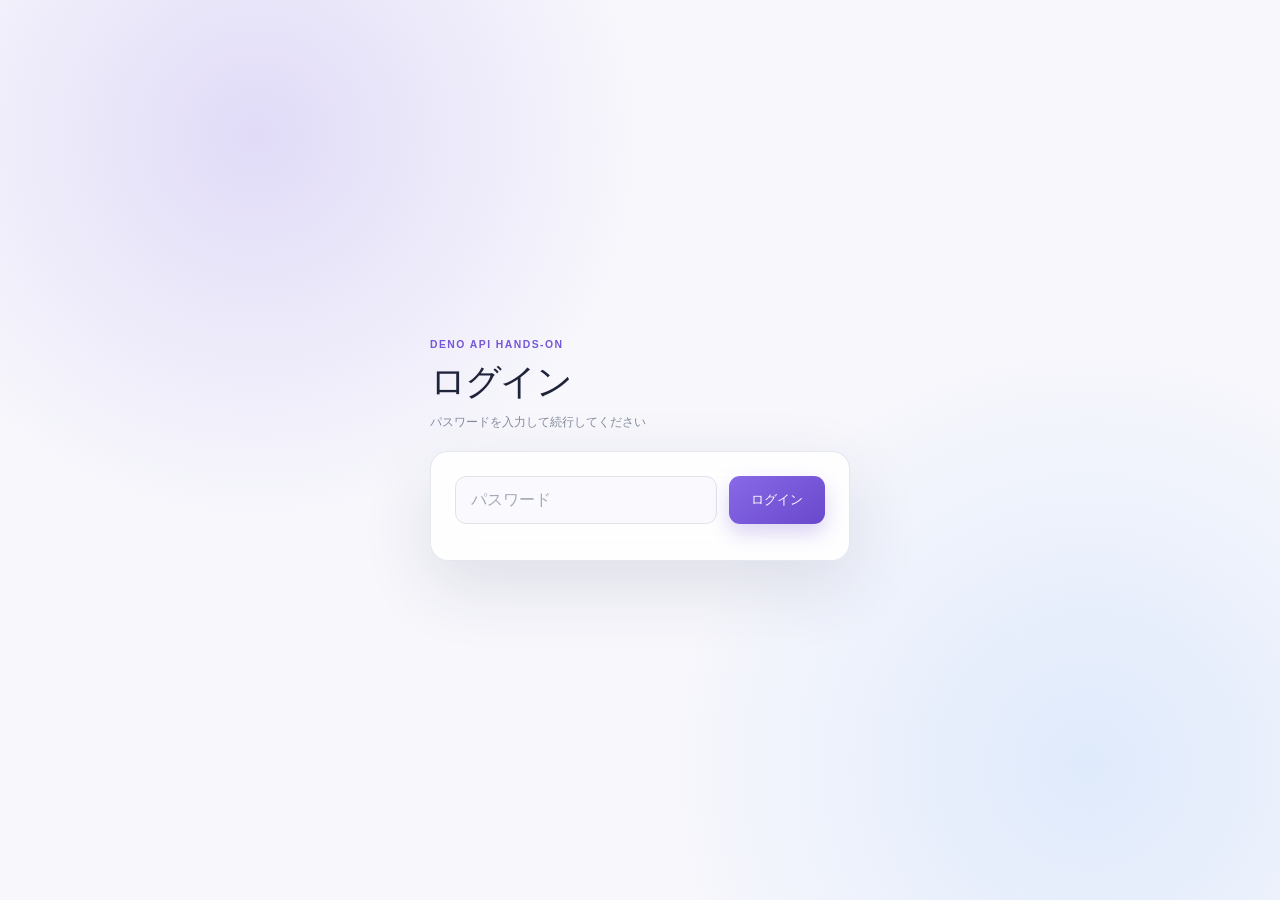
<file: public/api.html>
<!DOCTYPE html>
<html lang="ja">
  <head>
    <meta charset="UTF-8">
    <meta name="viewport" content="width=device-width, initial-scale=1.0">
    <title>API ハンズオン</title>
    <link rel="stylesheet" href="./styles.css">
  </head>
  <body>
    <h1>ログイン</h1>

    <div>
      <input type="password" id="passwordInput" placeholder="パスワード">
      <button id="authButton">ログイン</button>
      <span id="authResult"></span>
    </div>

    <script type="module" src="./api.js"></script>
  </body>
</html>
</file>
<file: public/styles.css>
:root {
  color-scheme: light;
  font-family:
    Inter, "Hiragino Kaku Gothic ProN", "Yu Gothic UI", "Yu Gothic",
    Meiryo, sans-serif;
  font-synthesis: none;
  --ink: #172033;
  --muted: #7a8295;
  --line: #e4e7ef;
  --panel: #171a2b;
  --panel-soft: #22263a;
  --accent: #7c5ce5;
  --accent-soft: #eeeafd;
  --workspace: #edf0f5;
  --white: #ffffff;
  --danger: #e35b6f;
  --shadow: 0 24px 70px rgb(36 42 70 / 12%);
}

*,
*::before,
*::after {
  box-sizing: border-box;
  margin: 0;
}

html,
body {
  width: 100%;
  height: 100%;
}

body {
  min-width: 320px;
  overflow: hidden;
  color: var(--ink);
  background: var(--workspace);
  -webkit-font-smoothing: antialiased;
}

button,
input,
textarea {
  color: inherit;
  font: inherit;
}

button,
a {
  -webkit-tap-highlight-color: transparent;
}

button {
  border: 0;
}

button:not(:disabled) {
  cursor: pointer;
}

button:disabled {
  cursor: not-allowed;
  opacity: 0.38;
}

svg {
  display: block;
}

.sr-only {
  position: absolute;
  width: 1px;
  height: 1px;
  padding: 0;
  overflow: hidden;
  clip: rect(0, 0, 0, 0);
  white-space: nowrap;
  border: 0;
}

:focus-visible {
  outline: 3px solid #9f8cf1;
  outline-offset: 3px;
}

/* Loading */

.loading-screen {
  position: fixed;
  z-index: 1000;
  inset: 0;
  display: grid;
  place-items: center;
  background:
    radial-gradient(circle at 50% 45%, rgb(124 92 229 / 8%), transparent 28rem),
    #f7f7fb;
  transition:
    opacity 320ms ease,
    visibility 320ms ease;
}

.loading-screen.is-hidden {
  visibility: hidden;
  opacity: 0;
  pointer-events: none;
}

.loading-card {
  display: grid;
  gap: 1rem;
  justify-items: center;
}

.loading-card p {
  color: #737b91;
  font-size: 0.78rem;
  font-weight: 700;
  letter-spacing: 0.12em;
  animation: loading-copy 1.4s ease-in-out infinite;
}

#welcomeMessage:empty {
  position: relative;
  width: 4.5rem;
  height: 2rem;
}

#welcomeMessage:empty::before {
  position: absolute;
  inset: 0;
  content: "";
  background:
    radial-gradient(circle, #60a5fa 45%, transparent 50%) calc(50% - 1.35rem)
    50% / 0.7rem 0.7rem no-repeat,
    radial-gradient(circle, #818cf8 45%, transparent 50%) 50% 50% / 0.7rem
    0.7rem no-repeat,
    radial-gradient(circle, #c084fc 45%, transparent 50%) calc(50% + 1.35rem)
    50% / 0.7rem 0.7rem no-repeat;
  filter: drop-shadow(0 0.35rem 0.3rem rgb(99 102 241 / 25%));
  animation: loading-wave 1.2s ease-in-out infinite;
}

@keyframes loading-wave {
  0%,
  60%,
  100% {
    background-position:
      calc(50% - 1.35rem) 50%,
      50% 50%,
      calc(50% + 1.35rem) 50%;
  }

  15% {
    background-position:
      calc(50% - 1.35rem) calc(50% - 0.55rem),
      50% 50%,
      calc(50% + 1.35rem) 50%;
  }

  30% {
    background-position:
      calc(50% - 1.35rem) 50%,
      50% calc(50% - 0.55rem),
      calc(50% + 1.35rem) 50%;
  }

  45% {
    background-position:
      calc(50% - 1.35rem) 50%,
      50% 50%,
      calc(50% + 1.35rem) calc(50% - 0.55rem);
  }
}

@keyframes loading-copy {
  0%,
  100% {
    opacity: 0.45;
  }

  50% {
    opacity: 1;
  }
}

/* App shell */

.paint-app {
  display: grid;
  grid-template:
    "sidebar topbar" 78px
    "sidebar workspace" minmax(0, 1fr)
    / 248px minmax(0, 1fr);
  width: 100%;
  height: 100vh;
  height: 100dvh;
  min-height: 0;
}

.sidebar {
  z-index: 20;
  grid-area: sidebar;
  display: flex;
  flex-direction: column;
  min-height: 0;
  padding: 20px 14px 18px;
  overflow: hidden auto;
  color: #f5f6fb;
  background:
    radial-gradient(circle at 25% 0, rgb(134 105 232 / 14%), transparent 18rem),
    var(--panel);
  box-shadow: 10px 0 40px rgb(26 29 48 / 8%);
  scrollbar-color: #3a3e54 transparent;
  scrollbar-width: thin;
}

.brand {
  display: flex;
  gap: 0.8rem;
  align-items: center;
  min-height: 52px;
  padding: 0 7px;
  color: inherit;
  text-decoration: none;
}

.brand-mark {
  display: grid;
  flex: 0 0 42px;
  width: 42px;
  height: 42px;
  place-items: center;
  border: 1px solid rgb(255 255 255 / 10%);
  border-radius: 13px;
  background: linear-gradient(145deg, #8d70ec, #6848cb);
  box-shadow:
    0 10px 22px rgb(103 72 203 / 30%),
    inset 0 1px rgb(255 255 255 / 22%);
}

.brand-mark svg {
  width: 24px;
  fill: none;
  stroke: white;
  stroke-linecap: round;
  stroke-linejoin: round;
  stroke-width: 1.8;
}

.brand strong,
.brand small {
  display: block;
}

.brand strong {
  font-size: 0.96rem;
  letter-spacing: -0.02em;
}

.brand small {
  margin-top: 0.15rem;
  color: #8c93aa;
  font-size: 0.56rem;
  font-weight: 800;
  letter-spacing: 0.16em;
}

.tools-section {
  margin-top: 2rem;
}

.section-heading {
  padding-inline: 9px;
  color: #747c96;
  font-size: 0.62rem;
  font-weight: 800;
  letter-spacing: 0.14em;
  text-transform: uppercase;
}

.tool-list {
  display: grid;
  gap: 7px;
  margin-top: 0.7rem;
}

.tool-button {
  position: relative;
  display: grid;
  grid-template-columns: 38px minmax(0, 1fr) auto;
  gap: 0.7rem;
  align-items: center;
  width: 100%;
  min-height: 56px;
  padding: 8px 10px;
  overflow: hidden;
  color: #aeb4c7;
  text-align: left;
  border: 1px solid transparent;
  border-radius: 13px;
  background: transparent;
  transition:
    color 160ms ease,
    border-color 160ms ease,
    background-color 160ms ease,
    transform 160ms ease;
}

.tool-button::before {
  position: absolute;
  top: 50%;
  left: -4px;
  width: 3px;
  height: 25px;
  border-radius: 99px;
  background: #9c82f1;
  content: "";
  opacity: 0;
  transform: translateY(-50%) scaleY(0.35);
  transition:
    opacity 160ms ease,
    transform 160ms ease;
}

.tool-button:hover {
  color: #e6e8f2;
  background: rgb(255 255 255 / 4%);
}

.tool-button:active {
  transform: scale(0.985);
}

.tool-button.is-active {
  color: white;
  border-color: rgb(161 133 245 / 18%);
  background: linear-gradient(90deg, rgb(127 91 231 / 18%), rgb(127 91 231 /
    7%));
}

.tool-button.is-active::before {
  opacity: 1;
  transform: translateY(-50%) scaleY(1);
}

.tool-icon {
  display: grid;
  width: 38px;
  height: 38px;
  place-items: center;
  border: 1px solid rgb(255 255 255 / 6%);
  border-radius: 11px;
  background: rgb(255 255 255 / 4%);
  transition:
    background-color 160ms ease,
    box-shadow 160ms ease;
}

.tool-button.is-active .tool-icon {
  background: #7555da;
  box-shadow: 0 8px 18px rgb(101 70 207 / 28%);
}

.tool-icon svg {
  width: 21px;
  fill: none;
  stroke: currentColor;
  stroke-linecap: round;
  stroke-linejoin: round;
  stroke-width: 1.75;
}

.tool-copy strong,
.tool-copy small {
  display: block;
}

.tool-copy strong {
  font-size: 0.8rem;
  font-weight: 700;
}

.tool-copy small {
  margin-top: 0.12rem;
  color: #747c93;
  font-size: 0.62rem;
}

.tool-button kbd {
  min-width: 21px;
  padding: 3px 5px;
  color: #737b92;
  font-family: inherit;
  font-size: 0.56rem;
  text-align: center;
  border: 1px solid #35394e;
  border-radius: 5px;
  background: #202438;
  box-shadow: 0 1px 0 #0e101b;
}

.tool-options {
  display: grid;
  gap: 0.75rem;
  margin-top: 1.65rem;
}

.option-group {
  padding: 12px;
  border: 1px solid rgb(255 255 255 / 6%);
  border-radius: 13px;
  background: rgb(255 255 255 / 3%);
  transition:
    opacity 160ms ease,
    filter 160ms ease;
}

.option-group.is-disabled {
  opacity: 0.35;
  filter: grayscale(0.7);
}

.option-label-row {
  display: flex;
  align-items: center;
  justify-content: space-between;
  color: #aeb4c7;
  font-size: 0.69rem;
  font-weight: 700;
}

.option-label-row output {
  color: #858da4;
  font-size: 0.64rem;
  font-variant-numeric: tabular-nums;
}

.color-input {
  width: 28px;
  height: 24px;
  padding: 2px;
  border: 1px solid #454a61;
  border-radius: 7px;
  background: transparent;
}

.color-input::-webkit-color-swatch-wrapper {
  padding: 0;
}

.color-input::-webkit-color-swatch,
.color-input::-moz-color-swatch {
  border: 0;
  border-radius: 4px;
}

.color-swatches {
  display: grid;
  grid-template-columns: repeat(6, 1fr);
  gap: 7px;
  margin-top: 0.75rem;
}

.color-swatch {
  position: relative;
  width: 100%;
  aspect-ratio: 1;
  border: 2px solid transparent;
  border-radius: 50%;
  background: var(--swatch);
  box-shadow: inset 0 0 0 1px rgb(255 255 255 / 16%);
}

.color-swatch::after {
  position: absolute;
  inset: -5px;
  border: 1px solid #9580e5;
  border-radius: inherit;
  content: "";
  opacity: 0;
  transform: scale(0.8);
  transition:
    opacity 140ms ease,
    transform 140ms ease;
}

.color-swatch.is-selected::after {
  opacity: 1;
  transform: scale(1);
}

.size-control {
  display: grid;
  grid-template-columns: minmax(0, 1fr) 30px;
  gap: 0.8rem;
  align-items: center;
  margin-top: 0.6rem;
}

input[type="range"] {
  width: 100%;
  height: 4px;
  appearance: none;
  border-radius: 99px;
  background: linear-gradient(90deg, #8d72ed var(--range-fill, 4%), #3a3e53
    var(--range-fill, 4%));
}

input[type="range"]::-webkit-slider-thumb {
  width: 15px;
  height: 15px;
  appearance: none;
  border: 3px solid #8c70eb;
  border-radius: 50%;
  background: white;
  box-shadow: 0 2px 8px rgb(0 0 0 / 30%);
}

input[type="range"]::-moz-range-thumb {
  width: 11px;
  height: 11px;
  border: 3px solid #8c70eb;
  border-radius: 50%;
  background: white;
  box-shadow: 0 2px 8px rgb(0 0 0 / 30%);
}

.size-preview {
  display: grid;
  width: 30px;
  height: 30px;
  place-items: center;
  border: 1px solid #3a3f55;
  border-radius: 8px;
  background: #202438;
}

.size-preview span {
  display: block;
  width: var(--preview-size, 4px);
  height: var(--preview-size, 4px);
  max-width: 22px;
  max-height: 22px;
  border-radius: 50%;
  background: var(--preview-color, #f5f6fb);
}

.tool-hint {
  display: flex;
  gap: 0.55rem;
  align-items: flex-start;
  margin-top: auto;
  padding: 1.4rem 8px 0;
  color: #737b92;
  font-size: 0.65rem;
  line-height: 1.55;
}

.tool-hint span {
  color: #9a80ef;
}

/* Header */

.topbar {
  z-index: 10;
  grid-area: topbar;
  display: flex;
  gap: 1.5rem;
  align-items: center;
  justify-content: space-between;
  min-width: 0;
  padding: 0 24px 0 28px;
  border-bottom: 1px solid var(--line);
  background: rgb(255 255 255 / 92%);
  box-shadow: 0 5px 24px rgb(34 41 67 / 4%);
  backdrop-filter: blur(16px);
}

.title-group {
  min-width: 0;
}

.eyebrow {
  display: flex;
  gap: 0.45rem;
  align-items: center;
  color: #8d94a5;
  font-size: 0.55rem;
  font-weight: 800;
  letter-spacing: 0.14em;
}

.eyebrow span {
  width: 16px;
  height: 2px;
  border-radius: 99px;
  background: #8b6ce8;
}

.title-group h1 {
  margin-top: 0.2rem;
  overflow: hidden;
  font-size: 1.15rem;
  letter-spacing: -0.035em;
  text-overflow: ellipsis;
  white-space: nowrap;
}

.topbar-actions {
  display: flex;
  gap: 7px;
  align-items: center;
}

.action-button {
  display: inline-flex;
  gap: 0.42rem;
  align-items: center;
  justify-content: center;
  min-width: 40px;
  height: 40px;
  padding: 0 11px;
  color: #636b7d;
  border: 1px solid #e3e6ed;
  border-radius: 10px;
  background: white;
  box-shadow: 0 2px 6px rgb(30 38 65 / 4%);
  transition:
    color 150ms ease,
    border-color 150ms ease,
    background-color 150ms ease,
    transform 150ms ease,
    box-shadow 150ms ease;
}

.action-button:not(:disabled):hover {
  color: #4d3ca2;
  border-color: #cfc6ed;
  background: #faf9fe;
  box-shadow: 0 5px 14px rgb(67 52 132 / 9%);
  transform: translateY(-1px);
}

.action-button:not(:disabled):active {
  transform: translateY(0);
}

.action-button svg {
  width: 17px;
  fill: none;
  stroke: currentColor;
  stroke-linecap: round;
  stroke-linejoin: round;
  stroke-width: 1.8;
}

.action-label {
  font-size: 0.68rem;
  font-weight: 700;
}

.action-button--primary {
  color: white;
  border-color: #7252d8;
  background: linear-gradient(145deg, #8667e6, #6f4ed2);
  box-shadow: 0 6px 16px rgb(108 77 204 / 20%);
}

.action-button--primary:not(:disabled):hover {
  color: white;
  border-color: #6344c2;
  background: linear-gradient(145deg, #795add, #6545c5);
}

.action-button--danger:not(:disabled):hover {
  color: #ce425a;
  border-color: #f2c2c9;
  background: #fff8f9;
}

.action-divider {
  width: 1px;
  height: 25px;
  margin-inline: 3px;
  background: #e5e7ed;
}

/* Canvas */

.workspace {
  position: relative;
  grid-area: workspace;
  min-width: 0;
  min-height: 0;
  padding: 20px 20px 43px;
  overflow: hidden;
  background:
    linear-gradient(135deg, rgb(255 255 255 / 35%), transparent 45%),
    var(--workspace);
}

.canvas-board {
  position: relative;
  width: 100%;
  height: 100%;
  min-height: 240px;
  overflow: hidden;
  border: 1px solid #dfe3eb;
  border-radius: 17px;
  background-color: white;
  background-image: radial-gradient(circle, #d9deea 1px, transparent 1.2px);
  background-position: -1px -1px;
  background-size: 22px 22px;
  box-shadow: var(--shadow);
  isolation: isolate;
}

#drawingCanvas {
  position: absolute;
  z-index: 1;
  inset: 0;
  display: block;
  width: 100%;
  height: 100%;
  touch-action: none;
  user-select: none;
}

.paint-app[data-active-tool="note"] #drawingCanvas {
  cursor: copy;
}

.notes-layer {
  position: absolute;
  z-index: 3;
  inset: 0;
  overflow: hidden;
  pointer-events: none;
}

.brush-cursor {
  position: absolute;
  z-index: 8;
  top: 0;
  left: 0;
  display: none;
  width: var(--cursor-size, 8px);
  height: var(--cursor-size, 8px);
  border: 1.5px solid var(--cursor-color, #172033);
  border-radius: 50%;
  background: var(--cursor-fill, transparent);
  box-shadow:
    0 0 0 1px rgb(255 255 255 / 80%),
    0 2px 8px rgb(31 38 61 / 15%);
  pointer-events: none;
  transform: translate(-50%, -50%);
}

.brush-cursor.is-visible {
  display: block;
}

.canvas-corner-label {
  position: absolute;
  z-index: 0;
  right: 18px;
  bottom: 15px;
  color: #c9ceda;
  font-size: 0.52rem;
  font-weight: 800;
  letter-spacing: 0.14em;
}

.canvas-status {
  position: absolute;
  right: 24px;
  bottom: 12px;
  left: 24px;
  display: flex;
  gap: 0.7rem;
  align-items: center;
  height: 23px;
  color: #858c9d;
  font-size: 0.59rem;
  font-variant-numeric: tabular-nums;
}

.status-tool {
  display: inline-flex;
  gap: 0.42rem;
  align-items: center;
}

.status-tool i {
  width: 7px;
  height: 7px;
  border-radius: 50%;
  background: var(--status-color, #172033);
  box-shadow: 0 0 0 3px rgb(23 32 51 / 7%);
}

.status-tool strong {
  color: #697183;
  font-size: inherit;
}

.status-divider {
  width: 1px;
  height: 10px;
  background: #ccd1db;
}

.status-spacer {
  flex: 1;
}

/* Sticky notes */

.sticky-note {
  position: absolute;
  display: grid;
  grid-template-rows: 34px minmax(0, 1fr);
  width: 208px;
  height: 168px;
  overflow: hidden;
  color: var(--note-ink, #3f3b2d);
  border: 1px solid rgb(54 48 26 / 8%);
  border-radius: 4px 4px 13px 4px;
  background: var(--note-color, #fde68a);
  box-shadow:
    0 16px 30px rgb(53 47 28 / 18%),
    0 2px 4px rgb(53 47 28 / 8%);
  pointer-events: auto;
  transform: rotate(var(--note-rotation, 0deg));
  transform-origin: 50% 10%;
  transition:
    box-shadow 150ms ease,
    transform 150ms ease;
}

.sticky-note::after {
  position: absolute;
  right: 0;
  bottom: 0;
  width: 18px;
  height: 18px;
  background: linear-gradient(135deg, rgb(255 255 255 / 48%) 0 48%, rgb(0 0 0 /
    7%) 50% 100%);
  content: "";
  pointer-events: none;
}

.sticky-note.is-selected {
  outline: 3px solid rgb(124 92 229 / 42%);
  outline-offset: 3px;
  box-shadow:
    0 20px 38px rgb(53 47 28 / 23%),
    0 3px 6px rgb(53 47 28 / 10%);
  transform: rotate(0deg) translateY(-2px);
}

.sticky-note.is-dragging {
  cursor: grabbing;
  box-shadow: 0 26px 48px rgb(53 47 28 / 28%);
  transform: rotate(0deg) scale(1.015);
  transition: none;
}

.note-handle {
  display: flex;
  align-items: center;
  justify-content: space-between;
  padding: 4px 5px 2px 12px;
  border-bottom: 1px solid rgb(55 48 25 / 7%);
  background: rgb(255 255 255 / 10%);
  cursor: grab;
  touch-action: none;
  user-select: none;
}

.note-grip {
  display: flex;
  gap: 3px;
  align-items: center;
}

.note-grip i {
  width: 3px;
  height: 3px;
  border-radius: 50%;
  background: currentColor;
  opacity: 0.32;
}

.note-delete {
  display: grid;
  width: 27px;
  height: 27px;
  place-items: center;
  color: currentColor;
  border-radius: 8px;
  background: transparent;
  opacity: 0.5;
}

.note-delete:hover {
  background: rgb(255 255 255 / 35%);
  opacity: 0.9;
}

.note-delete svg {
  width: 14px;
  fill: none;
  stroke: currentColor;
  stroke-linecap: round;
  stroke-width: 2;
}

.sticky-note textarea {
  width: 100%;
  height: 100%;
  padding: 10px 13px 18px;
  resize: none;
  line-height: 1.65;
  border: 0;
  outline: 0;
  background: transparent;
  caret-color: currentColor;
}

.sticky-note textarea::placeholder {
  color: currentColor;
  opacity: 0.42;
}

noscript {
  position: fixed;
  z-index: 2000;
  inset: 1rem;
  display: grid;
  place-items: center;
  color: #7f1d1d;
  background: #fff1f2;
}

@media (hover: hover) and (pointer: fine) {
  .paint-app:not([data-active-tool="note"]) #drawingCanvas {
    cursor: none;
  }
}

@media (pointer: coarse) {
  .brush-cursor {
    display: none !important;
  }
}

@media (max-width: 1040px) {
  .paint-app {
    grid-template:
      "sidebar topbar" 74px
      "sidebar workspace" minmax(0, 1fr)
      / 214px minmax(0, 1fr);
  }

  .sidebar {
    padding-inline: 11px;
  }

  .tool-button {
    grid-template-columns: 37px minmax(0, 1fr);
  }

  .tool-button kbd,
  .tool-copy small {
    display: none;
  }

  .color-swatches {
    gap: 5px;
  }
}

@media (max-width: 760px) {
  body {
    overflow: hidden;
  }

  .paint-app {
    grid-template:
      "topbar" 62px
      "workspace" minmax(0, 1fr)
      "sidebar" auto
      / minmax(0, 1fr);
  }

  .topbar {
    padding-inline: 14px;
  }

  .eyebrow {
    display: none;
  }

  .title-group h1 {
    margin: 0;
    font-size: 1rem;
  }

  .action-button {
    height: 38px;
    padding-inline: 9px;
  }

  .action-label,
  .action-divider {
    display: none;
  }

  .sidebar {
    display: grid;
    grid-template-columns: minmax(0, 1fr);
    gap: 8px;
    max-height: 180px;
    padding: 8px 10px max(9px, env(safe-area-inset-bottom));
    overflow: auto;
    box-shadow: 0 -8px 30px rgb(26 29 48 / 12%);
  }

  .brand,
  .sidebar > .tool-hint,
  .sidebar > .tools-section > .section-heading,
  .tool-options > .section-heading {
    display: none;
  }

  .tools-section,
  .tool-options {
    margin: 0;
  }

  .tool-list {
    grid-template-columns: repeat(4, minmax(0, 1fr));
    gap: 6px;
    margin: 0;
  }

  .tool-button {
    grid-template-columns: 30px minmax(0, 1fr);
    gap: 0.45rem;
    min-height: 46px;
    padding: 5px 7px;
    border-radius: 10px;
  }

  .tool-button::before {
    top: auto;
    bottom: -4px;
    left: 50%;
    width: 25px;
    height: 3px;
    transform: translateX(-50%) scaleX(0.35);
  }

  .tool-button.is-active::before {
    transform: translateX(-50%) scaleX(1);
  }

  .tool-icon {
    width: 30px;
    height: 30px;
    border-radius: 8px;
  }

  .tool-icon svg {
    width: 18px;
  }

  .tool-copy strong {
    font-size: 0.7rem;
  }

  .tool-options {
    grid-template-columns: minmax(0, 1.25fr) minmax(0, 1fr);
    gap: 7px;
  }

  .option-group {
    padding: 8px 10px;
    border-radius: 10px;
  }

  .option-label-row {
    font-size: 0.62rem;
  }

  .color-swatches {
    grid-template-columns: repeat(6, 23px);
    margin-top: 0.45rem;
  }

  .size-control {
    margin-top: 0.45rem;
  }

  .workspace {
    padding: 10px 10px 35px;
  }

  .canvas-board {
    border-radius: 12px;
  }

  .canvas-status {
    right: 14px;
    bottom: 7px;
    left: 14px;
  }
}

@media (max-width: 480px) {
  .topbar {
    gap: 0.35rem;
    padding-inline: 8px;
  }

  .title-group {
    min-width: 82px;
  }

  .title-group h1 {
    font-size: 0.88rem;
  }

  .topbar-actions {
    gap: 3px;
  }

  .action-button {
    width: 34px;
    min-width: 34px;
    height: 34px;
    padding: 0;
    border-radius: 8px;
  }

  .tool-button {
    display: flex;
    flex-direction: column;
    gap: 3px;
    min-height: 52px;
  }

  .tool-copy small {
    display: none;
  }

  .color-swatches {
    grid-template-columns: repeat(6, minmax(18px, 1fr));
  }

  .canvas-status #itemCount,
  .canvas-status .status-spacer {
    display: none;
  }

  .sticky-note {
    width: 188px;
    height: 154px;
  }
}

@media (prefers-reduced-motion: reduce) {
  *,
  *::before,
  *::after {
    scroll-behavior: auto !important;
    transition-duration: 0.01ms !important;
    animation-duration: 0.01ms !important;
    animation-iteration-count: 1 !important;
  }

  #welcomeMessage:empty::before,
  .loading-card p {
    animation: none;
  }
}

/* API login page */

body:has(#authButton) {
  display: grid;
  grid-template-columns: minmax(0, 420px);
  gap: 1.25rem;
  place-content: center;
  min-height: 100vh;
  min-height: 100dvh;
  padding: 2rem;
  overflow: auto;
  background:
    radial-gradient(circle at 20% 15%, rgb(124 92 229 / 18%), transparent
    24rem),
    radial-gradient(circle at 85% 85%, rgb(96 165 250 / 16%), transparent
    26rem),
    #f7f7fc;
}

body:has(#authButton) > h1,
body:has(#authButton) > div {
  position: relative;
  z-index: 1;
}

body:has(#authButton) > h1 {
  color: #20243a;
  font-size: clamp(1.7rem, 5vw, 2.25rem);
  letter-spacing: -0.05em;
}

body:has(#authButton) > h1::before,
body:has(#authButton) > h1::after {
  display: block;
  letter-spacing: normal;
}

body:has(#authButton) > h1::before {
  margin-bottom: 0.55rem;
  color: #7657d8;
  content: "DENO API HANDS-ON";
  font-size: 0.65rem;
  font-weight: 800;
  letter-spacing: 0.14em;
}

body:has(#authButton) > h1::after {
  margin-top: 0.45rem;
  color: #858ca0;
  content: "パスワードを入力して続行してください";
  font-size: 0.78rem;
  font-weight: 500;
}

body:has(#authButton) > div {
  display: grid;
  grid-template-columns: minmax(0, 1fr) auto;
  gap: 0.75rem;
  padding: 1.5rem;
  border: 1px solid rgb(224 226 238 / 85%);
  border-radius: 18px;
  background: rgb(255 255 255 / 88%);
  box-shadow:
    0 24px 70px rgb(45 50 82 / 12%),
    inset 0 1px rgb(255 255 255 / 80%);
  backdrop-filter: blur(18px);
}

#passwordInput {
  min-width: 0;
  height: 48px;
  padding: 0 0.95rem;
  border: 1px solid #dfe2eb;
  border-radius: 11px;
  outline: none;
  background: #fafafe;
  transition:
    border-color 160ms ease,
    box-shadow 160ms ease,
    background-color 160ms ease;
}

#passwordInput::placeholder {
  color: #a4a9b8;
}

#passwordInput:hover {
  border-color: #c8c3df;
}

#passwordInput:focus {
  border-color: #8468df;
  background: white;
  box-shadow: 0 0 0 4px rgb(124 92 229 / 12%);
}

#authButton {
  min-width: 96px;
  height: 48px;
  padding-inline: 1.1rem;
  color: white;
  font-size: 0.82rem;
  font-weight: 700;
  border-radius: 11px;
  background: linear-gradient(145deg, #8869e7, #6949cb);
  box-shadow: 0 9px 20px rgb(103 72 203 / 24%);
  transition:
    box-shadow 150ms ease,
    filter 150ms ease,
    transform 150ms ease;
}

#authButton:hover {
  filter: brightness(1.06);
  box-shadow: 0 12px 24px rgb(103 72 203 / 30%);
  transform: translateY(-1px);
}

#authButton:active {
  box-shadow: 0 5px 12px rgb(103 72 203 / 22%);
  transform: translateY(1px);
}

#authResult {
  grid-column: 1 / -1;
  color: #5f4aab;
  font-size: 0.78rem;
  font-weight: 700;
  line-height: 1.5;
}

#authResult:not(:empty) {
  padding: 0.7rem 0.8rem;
  border: 1px solid #e0daf7;
  border-radius: 9px;
  background: #f5f2ff;
}

@media (max-width: 480px) {
  body:has(#authButton) {
    padding: 1.25rem;
  }

  body:has(#authButton) > div {
    grid-template-columns: 1fr;
    padding: 1.15rem;
  }

  #authButton {
    width: 100%;
  }

  #authResult {
    grid-column: 1;
  }
}
</file>
